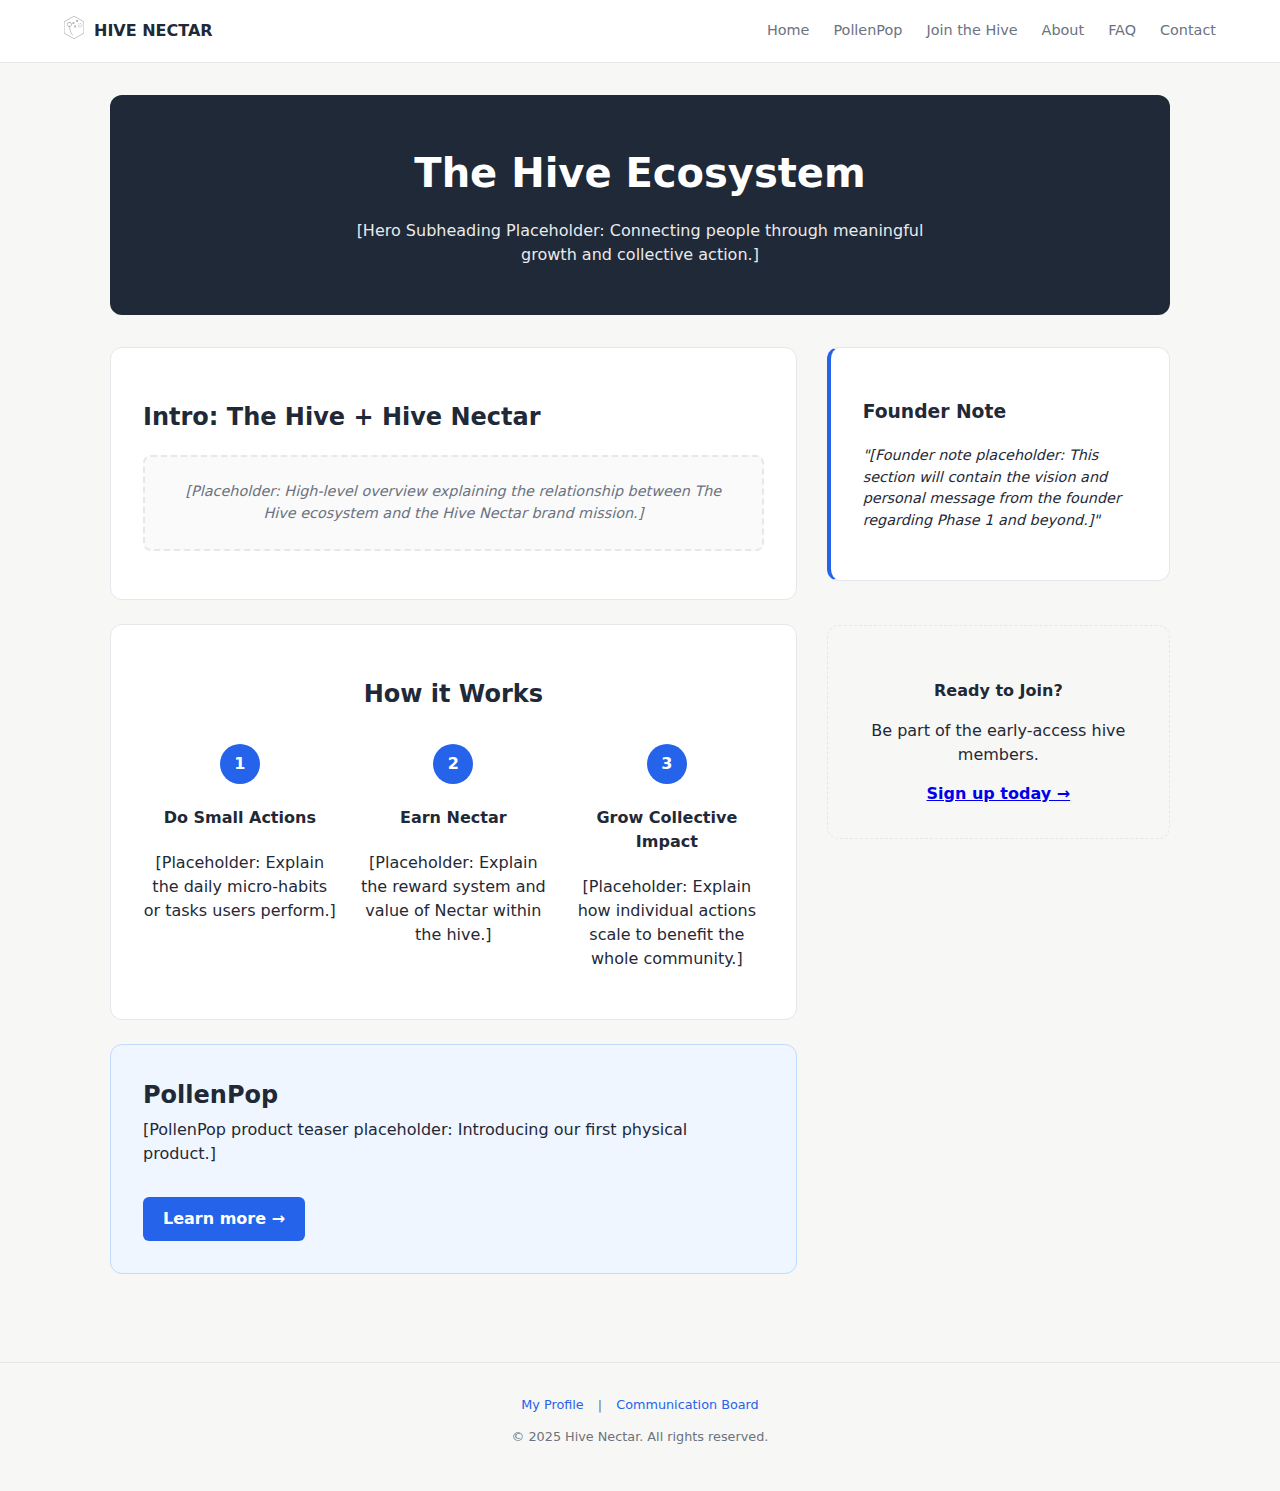
<file: index.html>
<!doctype html>
<html lang="en">
<head>
  <meta charset="utf-8" />
  <meta name="viewport" content="width=device-width,initial-scale=1" />
  <title>Hive Nectar | Home</title>
  <link rel="stylesheet" href="style.css" />
  <link rel="stylesheet" href="https://cdnjs.cloudflare.com/ajax/libs/font-awesome/6.5.1/css/all.min.css" />
</head>
<body>

 <header class="header">
  <div class="logo-area">
    <div class="brandmark"><img src="logo.svg" alt="" style="width:20px;"></div>
    <span class="brand-title">HIVE NECTAR</span>
  </div>
  <button class="menu-toggle" id="menuToggle" aria-label="Toggle Menu">
    <i class="fas fa-bars"></i>
  </button>
  <nav class="nav-links" id="navLinks">
    <a href="index.html">Home</a>
    <a href="pollenpop.html">PollenPop</a>
    <a href="join.html">Join the Hive</a>
    <a href="about.html">About</a>
    <a href="faq.html">FAQ</a>
    <a href="contact.html">Contact</a>
  </nav>
</header>

  <main class="wrap">
    <section class="hero-card">
      <h1>The Hive Ecosystem</h1>
      <p style="opacity: 0.9; max-width: 600px; margin: 0 auto;">[Hero Subheading Placeholder: Connecting people through meaningful growth and collective action.]</p>
    </section>

    <div class="grid-main">
      <div class="main-column">
        
        <section class="card">
          <h2 class="section-title">Intro: The Hive + Hive Nectar</h2>
          <div class="placeholder-box">
            [Placeholder: High-level overview explaining the relationship between The Hive ecosystem and the Hive Nectar brand mission.]
          </div>
        </section>

        <section class="card">
          <h2 class="section-title" style="text-align: center; margin-bottom: 2rem;">How it Works</h2>
          <div class="step-grid">
            <div class="step-item">
              <div class="step-num">1</div>
              <h4>Do Small Actions</h4>
              <p class="tiny">[Placeholder: Explain the daily micro-habits or tasks users perform.]</p>
            </div>
            <div class="step-item">
              <div class="step-num">2</div>
              <h4>Earn Nectar</h4>
              <p class="tiny">[Placeholder: Explain the reward system and value of Nectar within the hive.]</p>
            </div>
            <div class="step-item">
              <div class="step-num">3</div>
              <h4>Grow Collective Impact</h4>
              <p class="tiny">[Placeholder: Explain how individual actions scale to benefit the whole community.]</p>
            </div>
          </div>
        </section>

        <section class="card highlight-card">
          <div style="display: flex; justify-content: space-between; align-items: center; flex-wrap: wrap; gap: 15px;">
            <div>
              <h2 class="section-title" style="margin: 0;">PollenPop</h2>
              <p class="placeholder-text" style="margin-top: 5px;">[PollenPop product teaser placeholder: Introducing our first physical product.]</p>
            </div>
            <a href="pollenpop.html" class="btn" style="width: auto; padding: 10px 20px; text-decoration: none;">Learn more →</a>
          </div>
        </section>
      </div>

      <aside class="side-column">
        <section class="card" style="border-left: 4px solid var(--cta);">
          <h3 class="section-title">Founder Note</h3>
          <div class="placeholder-box" style="background: none; border: none; padding: 0; text-align: left;">
            <p style="font-style: italic; color: var(--fg);">"[Founder note placeholder: This section will contain the vision and personal message from the founder regarding Phase 1 and beyond.]"</p>
          </div>
        </section>

        <section class="card" style="background: var(--bg); border: 1px dashed var(--border); text-align: center;">
          <h4 style="margin-bottom: 10px;">Ready to Join?</h4>
          <p class="tiny" style="margin-bottom: 15px;">Be part of the early-access hive members.</p>
          <a href="join.html" class="text-link" style="font-weight: 700;">Sign up today →</a>
        </section>
      </aside>
    </div>
  </main>

 <footer class="footer">
  <div class="footer-links">
    <a href="profile.html">My Profile</a>
    <span>|</span>
    <a href="board.html">Communication Board</a>
  </div>
  <p>&copy; 2025 Hive Nectar. All rights reserved.</p>
</footer>

  <script src="app.js"></script>
</body>
</html>
</file>
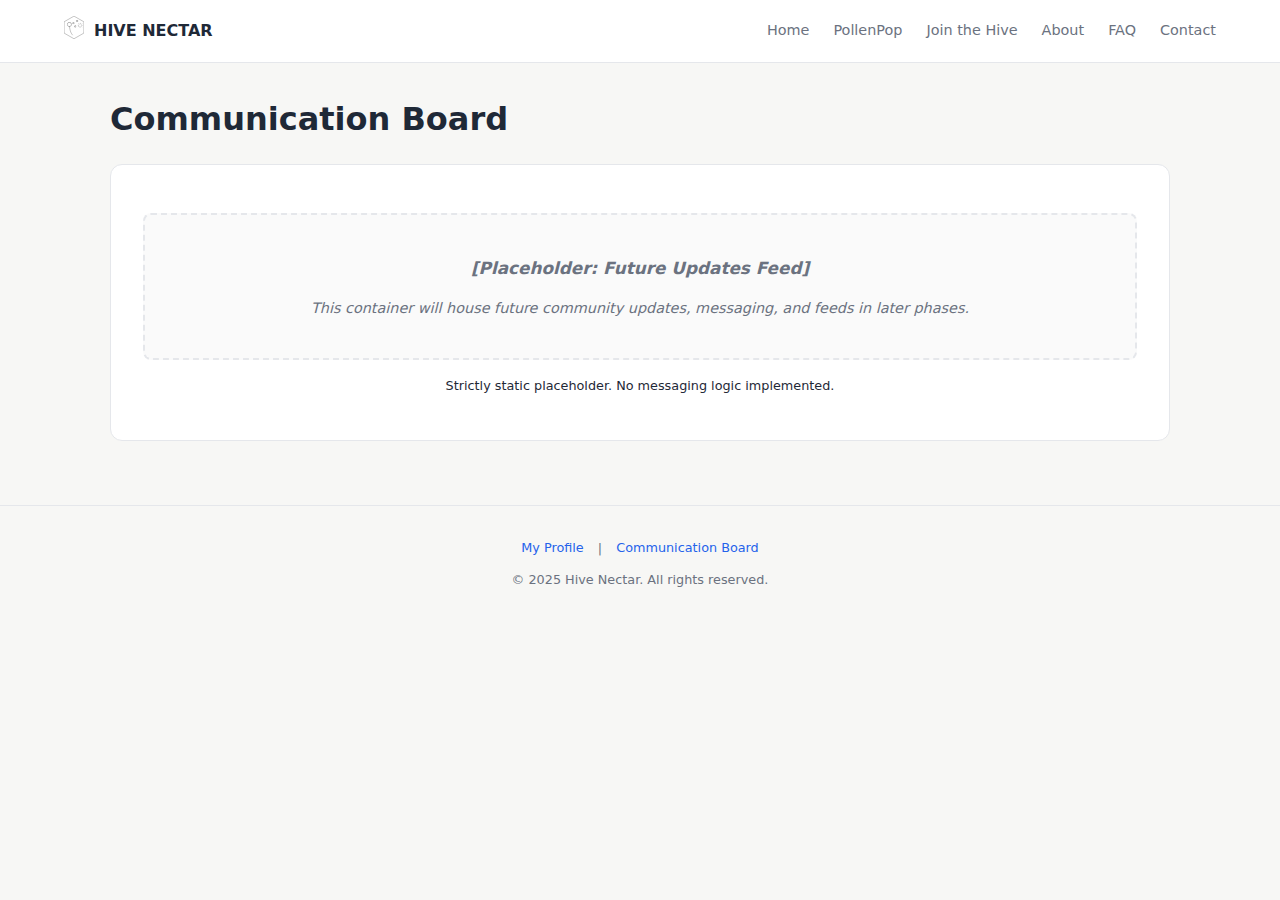
<file: board.html>
<!doctype html>
<html lang="en">
<head>
  <meta charset="utf-8" />
  <meta name="viewport" content="width=device-width,initial-scale=1" />
  <title>Communication Board | Hive Nectar</title>
  <link rel="stylesheet" href="style.css" />
</head>
<body>
  <header class="header">
  <div class="logo-area">
    <div class="brandmark"><img src="logo.svg" alt="" style="width:20px;"></div>
    <span class="brand-title">HIVE NECTAR</span>
  </div>
  <button class="menu-toggle" id="menuToggle" aria-label="Toggle Menu">
    <i class="fas fa-bars"></i>
  </button>
  <nav class="nav-links" id="navLinks">
    <a href="index.html">Home</a>
    <a href="pollenpop.html">PollenPop</a>
    <a href="join.html">Join the Hive</a>
    <a href="about.html">About</a>
    <a href="faq.html">FAQ</a>
    <a href="contact.html">Contact</a>
  </nav>
</header>

  <main class="wrap">
    <h1>Communication Board</h1>
    <div class="card">
      <div class="placeholder-box">
        <i class="fas fa-bullhorn" style="font-size: 2rem; color: var(--cta);"></i>
        <h3>[Placeholder: Future Updates Feed]</h3>
        <p>This container will house future community updates, messaging, and feeds in later phases.</p>
      </div>
      <p class="muted" style="text-align: center; font-size: 0.8rem;">Strictly static placeholder. No messaging logic implemented.</p>
    </div>
  </main>
  <script src="app.js"></script>
</body>

<footer class="footer">
  <div class="footer-links">
    <a href="profile.html">My Profile</a>
    <span>|</span>
    <a href="board.html">Communication Board</a>
  </div>
  <p>&copy; 2025 Hive Nectar. All rights reserved.</p>
</footer>

</html>
</file>
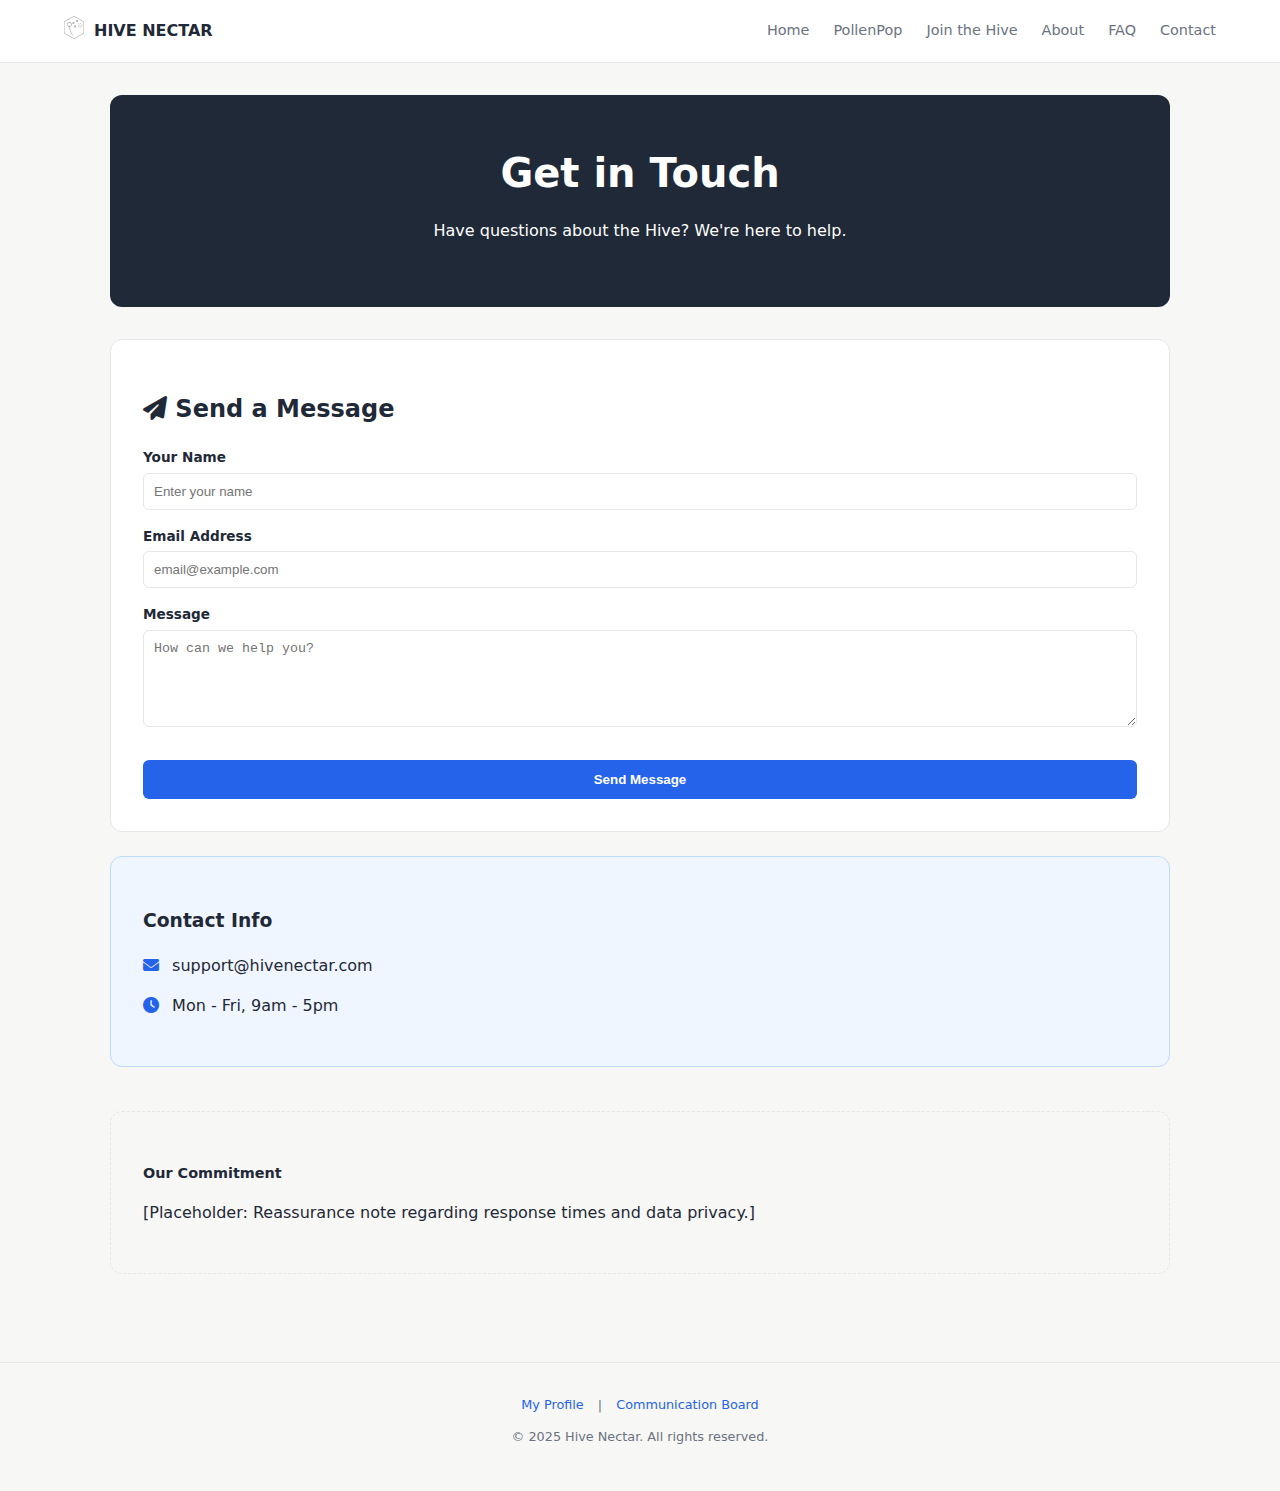
<file: contact.html>
<!doctype html>
<html lang="en">
<head>
  <meta charset="utf-8" />
  <meta name="viewport" content="width=device-width,initial-scale=1" />
  <title>Contact Us | Hive Nectar</title>
  <link rel="stylesheet" href="style.css" />
  <link rel="stylesheet" href="https://cdnjs.cloudflare.com/ajax/libs/font-awesome/6.5.1/css/all.min.css" />
</head>
<body>
<header class="header">
  <div class="logo-area">
    <div class="brandmark"><img src="logo.svg" alt="" style="width:20px;"></div>
    <span class="brand-title">HIVE NECTAR</span>
  </div>
  <button class="menu-toggle" id="menuToggle" aria-label="Toggle Menu">
    <i class="fas fa-bars"></i>
  </button>
  <nav class="nav-links" id="navLinks">
    <a href="index.html">Home</a>
    <a href="pollenpop.html">PollenPop</a>
    <a href="join.html">Join the Hive</a>
    <a href="about.html">About</a>
    <a href="faq.html">FAQ</a>
    <a href="contact.html">Contact</a>
  </nav>
</header>

  <main class="wrap">
    <section class="hero-card">
      <h1>Get in Touch</h1>
      <p class="hero-subtext">Have questions about the Hive? We're here to help.</p>
    </section>

    <div class="grid-container">
      <div class="main-column">
        <section class="card">
          <h2 class="section-title"><i class="fas fa-paper-plane"></i> Send a Message</h2>
          <form id="contactForm">
            <div class="form-group">
                <label>Your Name</label>
                <input type="text" name="name" placeholder="Enter your name" required>
            </div>
            <div class="form-group">
                <label>Email Address</label>
                <input type="email" name="email" placeholder="email@example.com" required>
            </div>
            <div class="form-group">
                <label>Message</label>
                <textarea name="message" placeholder="How can we help you?" rows="5" required></textarea>
            </div>
            <button type="submit" class="btn" style="width: 100%; margin-top: 10px;">Send Message</button>
          </form>

          <div id="contactFormFeedback" class="hide" style="margin-top: 20px;">
            <div class="card" style="background: #f0fff4; border-color: var(--success); text-align: center;">
                <i class="fas fa-check-circle" style="color: var(--success); font-size: 2rem; margin-bottom: 10px;"></i>
                <h4 style="color: var(--success);">Message Sent!</h4>
                <p class="tiny">Thank you! Your inquiry has been saved locally. We'll get back to you soon.</p>
            </div>
          </div>
        </section>
      </div>

      <aside class="side-column">
        <section class="card highlight-card">
          <h3 class="section-title">Contact Info</h3>
          <p class="tiny" style="margin-bottom: 10px;">
            <i class="fas fa-envelope" style="margin-right: 8px; color: var(--cta);"></i> support@hivenectar.com
          </p>
          <p class="tiny">
            <i class="fas fa-clock" style="margin-right: 8px; color: var(--cta);"></i> Mon - Fri, 9am - 5pm
          </p>
        </section>

        <section class="card" style="background: var(--bg); border: 1px dashed var(--border);">
          <h4 style="font-size: 0.9rem; margin-bottom: 10px;">Our Commitment</h4>
          <p class="tiny" style="line-height: 1.5;">
            [Placeholder: Reassurance note regarding response times and data privacy.]
          </p>
        </section>
      </aside>
    </div>
  </main>

<footer class="footer">
  <div class="footer-links">
    <a href="profile.html">My Profile</a>
    <span>|</span>
    <a href="board.html">Communication Board</a>
  </div>
  <p>&copy; 2025 Hive Nectar. All rights reserved.</p>
</footer>

  <script src="app.js"></script>
</body>
</html>
</file>
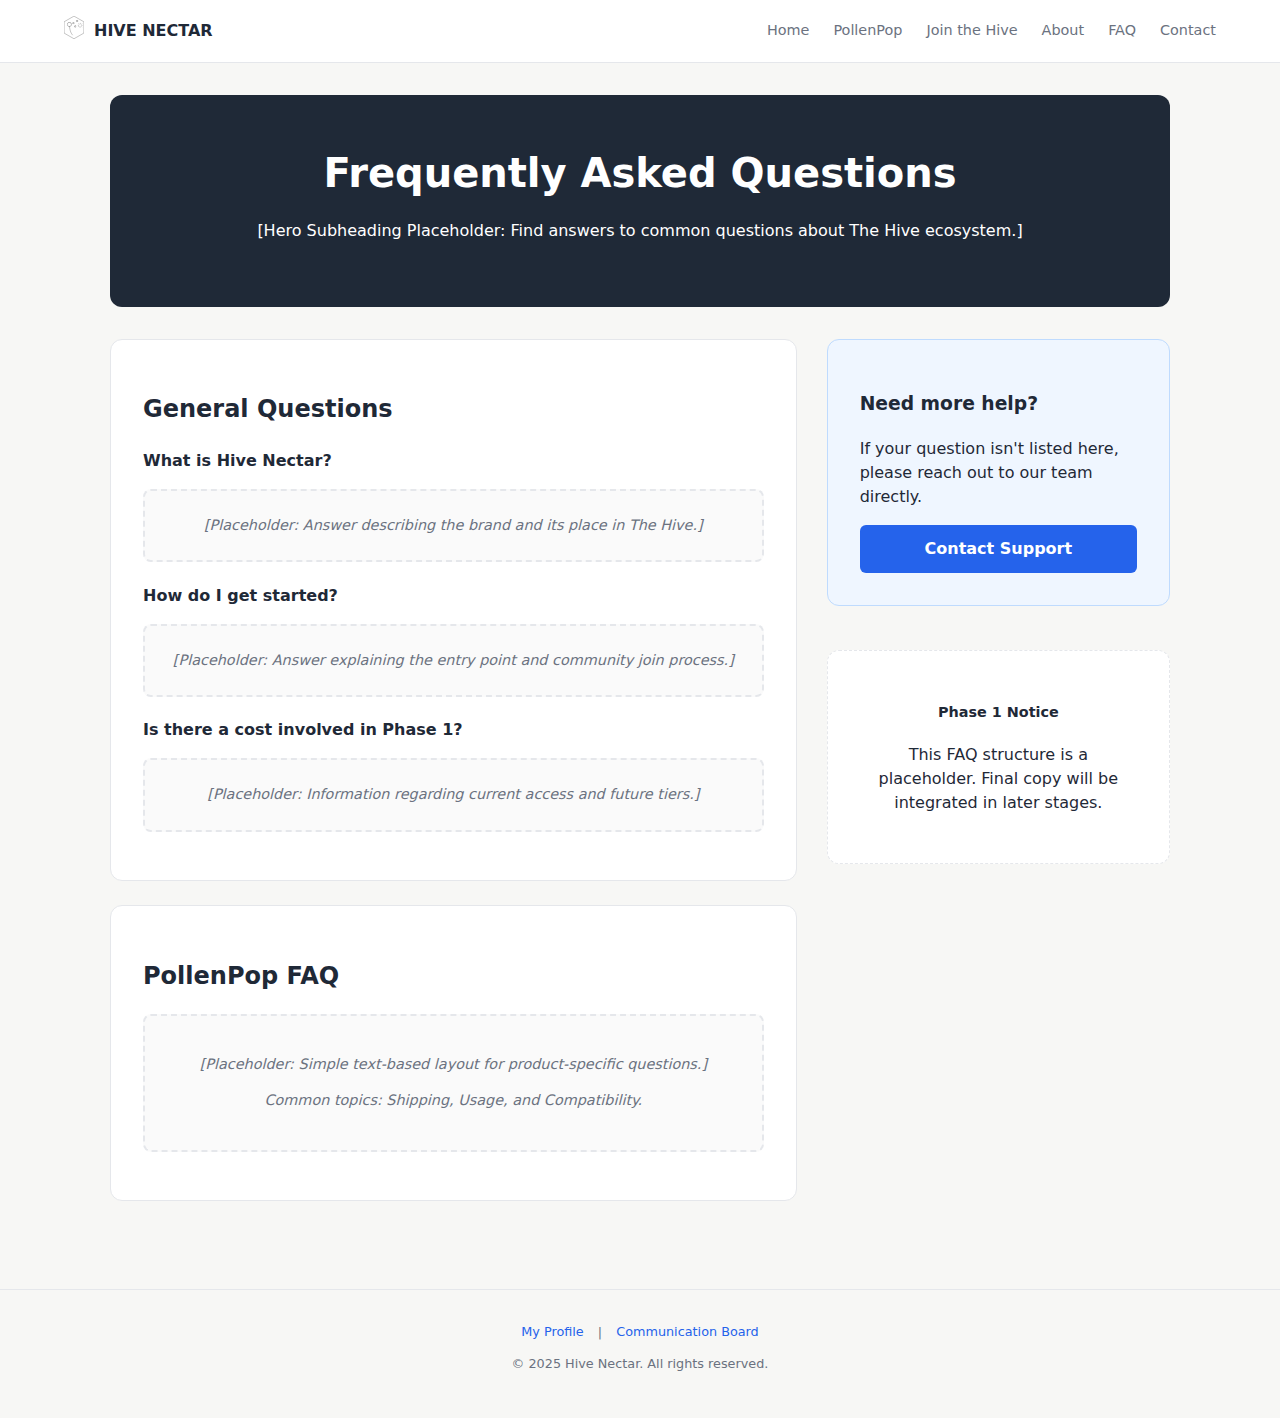
<file: faq.html>
<!doctype html>
<html lang="en">
<head>
  <meta charset="utf-8" />
  <meta name="viewport" content="width=device-width,initial-scale=1" />
  <title>FAQ | Hive Nectar</title>
  <link rel="stylesheet" href="style.css" />
  <link rel="stylesheet" href="https://cdnjs.cloudflare.com/ajax/libs/font-awesome/6.5.1/css/all.min.css" />
</head>
<body>
<header class="header">
  <div class="logo-area">
    <div class="brandmark"><img src="logo.svg" alt="" style="width:20px;"></div>
    <span class="brand-title">HIVE NECTAR</span>
  </div>
  <button class="menu-toggle" id="menuToggle" aria-label="Toggle Menu">
    <i class="fas fa-bars"></i>
  </button>
  <nav class="nav-links" id="navLinks">
    <a href="index.html">Home</a>
    <a href="pollenpop.html">PollenPop</a>
    <a href="join.html">Join the Hive</a>
    <a href="about.html">About</a>
    <a href="faq.html">FAQ</a>
    <a href="contact.html">Contact</a>
  </nav>
</header>

  <main class="wrap">
    <section class="hero-card">
      <h1>Frequently Asked Questions</h1>
      <p>[Hero Subheading Placeholder: Find answers to common questions about The Hive ecosystem.]</p>
    </section>

    <div class="grid-main">
      <div class="main-column">
        
        <section class="card">
          <h2 class="section-title">General Questions</h2>
          
          <div class="faq-item">
            <h4 style="margin-bottom: 5px;">What is Hive Nectar?</h4>
            <div class="placeholder-box">[Placeholder: Answer describing the brand and its place in The Hive.]</div>
          </div>

          <div class="faq-item" style="margin-top: 20px;">
            <h4 style="margin-bottom: 5px;">How do I get started?</h4>
            <div class="placeholder-box">[Placeholder: Answer explaining the entry point and community join process.]</div>
          </div>

          <div class="faq-item" style="margin-top: 20px;">
            <h4 style="margin-bottom: 5px;">Is there a cost involved in Phase 1?</h4>
            <div class="placeholder-box">[Placeholder: Information regarding current access and future tiers.]</div>
          </div>
        </section>

        <section class="card">
          <h2 class="section-title">PollenPop FAQ</h2>
          <div class="placeholder-box">
            <p>[Placeholder: Simple text-based layout for product-specific questions.]</p>
            <p class="tiny">Common topics: Shipping, Usage, and Compatibility.</p>
          </div>
        </section>

      </div>

      <aside class="side-column">
        <section class="card highlight-card">
          <h3 class="section-title">Need more help?</h3>
          <p class="tiny">If your question isn't listed here, please reach out to our team directly.</p>
          <a href="contact.html" class="btn" style="display: block; text-align: center; text-decoration: none; margin-top: 15px;">Contact Support</a>
        </section>

        <section class="card" style="border: 1px dashed var(--border); text-align: center;">
          <h4 style="font-size: 0.9rem;">Phase 1 Notice</h4>
          <p class="tiny">This FAQ structure is a placeholder. Final copy will be integrated in later stages.</p>
        </section>
      </aside>
    </div>
  </main>

<footer class="footer">
  <div class="footer-links">
    <a href="profile.html">My Profile</a>
    <span>|</span>
    <a href="board.html">Communication Board</a>
  </div>
  <p>&copy; 2025 Hive Nectar. All rights reserved.</p>
</footer>

  <script src="app.js"></script>
</body>
</html>
</file>
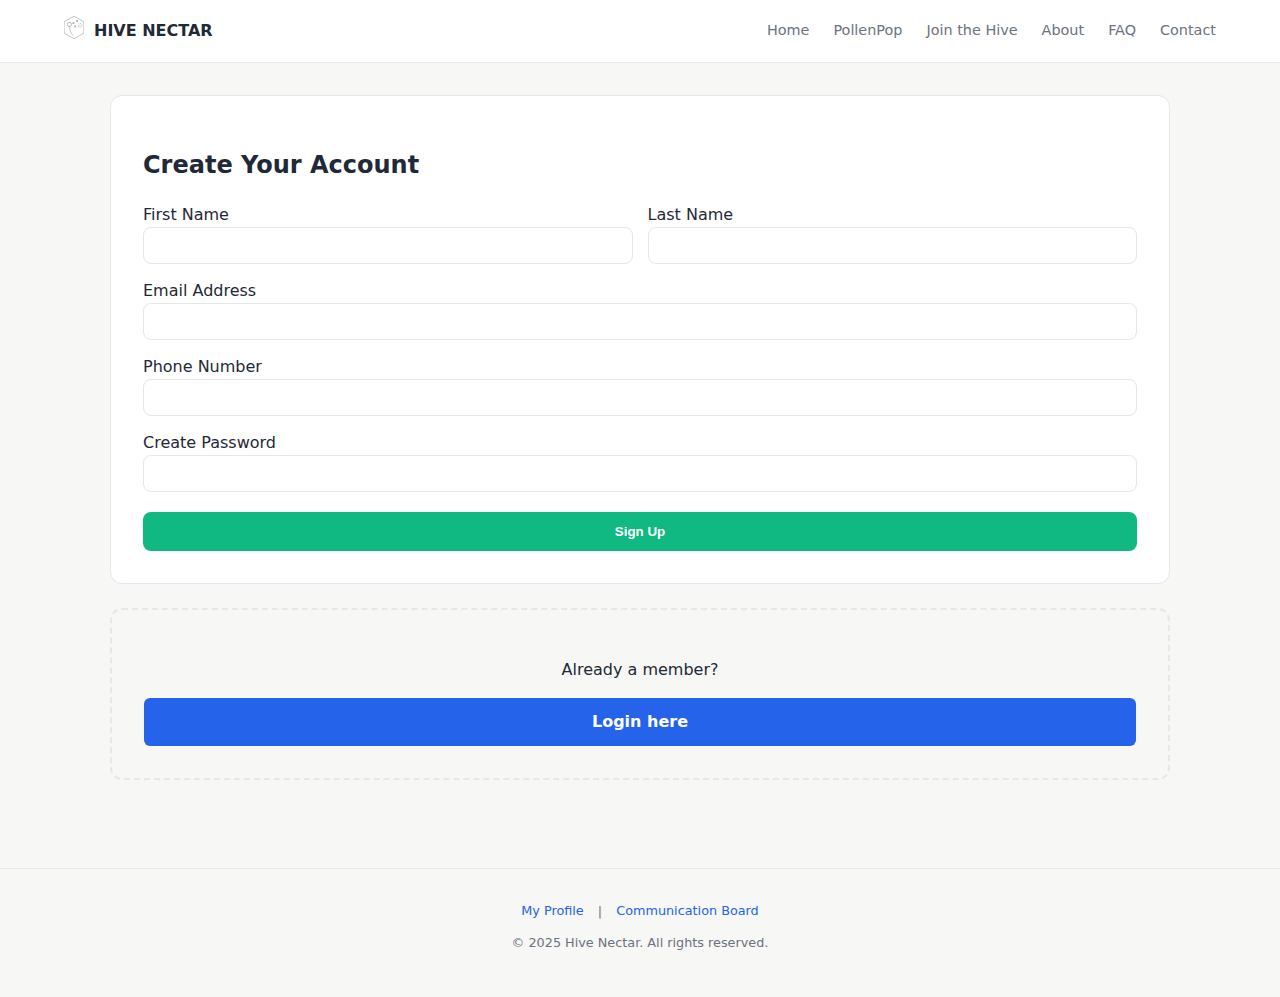
<file: join.html>
<!doctype html>
<html lang="en">
<head>
  <meta charset="utf-8" />
  <meta name="viewport" content="width=device-width,initial-scale=1" />
  <title>Join the Hive | Hive Nectar</title>
  <link rel="stylesheet" href="style.css" />
  <link rel="stylesheet" href="https://cdnjs.cloudflare.com/ajax/libs/font-awesome/6.5.1/css/all.min.css" />
</head>
<body>

 <header class="header">
  <div class="logo-area">
    <div class="brandmark"><img src="logo.svg" alt="" style="width:20px;"></div>
    <span class="brand-title">HIVE NECTAR</span>
  </div>
  <button class="menu-toggle" id="menuToggle" aria-label="Toggle Menu">
    <i class="fas fa-bars"></i>
  </button>
  <nav class="nav-links" id="navLinks">
    <a href="index.html">Home</a>
    <a href="pollenpop.html">PollenPop</a>
    <a href="join.html">Join the Hive</a>
    <a href="about.html">About</a>
    <a href="faq.html">FAQ</a>
    <a href="contact.html">Contact</a>
  </nav>
</header>
  <main class="wrap">
    <div class="grid-container">
      <div class="main-content">
        <section class="card">
          <h2 class="section-title">Create Your Account</h2>
          
          <form id="signupForm">
            <div style="display: grid; grid-template-columns: 1fr 1fr; gap: 15px; margin-bottom: 15px;">
                <div>
                    <label class="tiny">First Name</label>
                    <input type="text" id="signupFirst" required style="width:100%; padding:10px; border:1px solid var(--border); border-radius:8px;">
                </div>
                <div>
                    <label class="tiny">Last Name</label>
                    <input type="text" id="signupLast" required style="width:100%; padding:10px; border:1px solid var(--border); border-radius:8px;">
                </div>
            </div>

            <div style="margin-bottom: 15px;">
                <label class="tiny">Email Address</label>
                <input type="email" id="signupEmail" required style="width:100%; padding:10px; border:1px solid var(--border); border-radius:8px;">
            </div>

            <div style="margin-bottom: 15px;">
                <label class="tiny">Phone Number</label>
                <input type="tel" id="signupPhone" required style="width:100%; padding:10px; border:1px solid var(--border); border-radius:8px;">
            </div>

            <div style="margin-bottom: 20px;">
                <label class="tiny">Create Password</label>
                <input type="password" id="signupPass" required style="width:100%; padding:10px; border:1px solid var(--border); border-radius:8px;">
            </div>

            <button type="submit" class="btn" style="width:100%; background: var(--success); color:white; border:none; padding:12px; cursor:pointer; border-radius:8px;">Sign Up</button>
          </form>

          <div id="signupFeedback" class="hide" style="text-align: center; padding: 20px;">
              <i class="fas fa-check-circle" style="font-size: 3rem; color: var(--success); margin-bottom: 15px;"></i>
              <h4>Welcome to the Hive!</h4>
              <p class="tiny">Your account has been created. You can now log in.</p>
              <a href="login.html" class="btn" style="display:inline-block; margin-top:15px; background: var(--cta); color:white; text-decoration:none;">Go to Login</a>
          </div>
        </section>
      </div>

      <aside class="side-column">
        <section class="card" style="background: var(--bg); border: 2px dashed var(--border); text-align: center;">
            <p class="tiny">Already a member?</p>
            <a href="login.html" class="btn" style="background: var(--cta); color: white; margin-top: 10px; display: block; text-decoration: none;">Login here</a>
        </section>
      </aside>
    </div>
  </main>

 <footer class="footer">
  <div class="footer-links">
    <a href="profile.html">My Profile</a>
    <span>|</span>
    <a href="board.html">Communication Board</a>
  </div>
  <p>&copy; 2025 Hive Nectar. All rights reserved.</p>
</footer>

  <script src="app.js"></script>
</body>
</html>
</file>
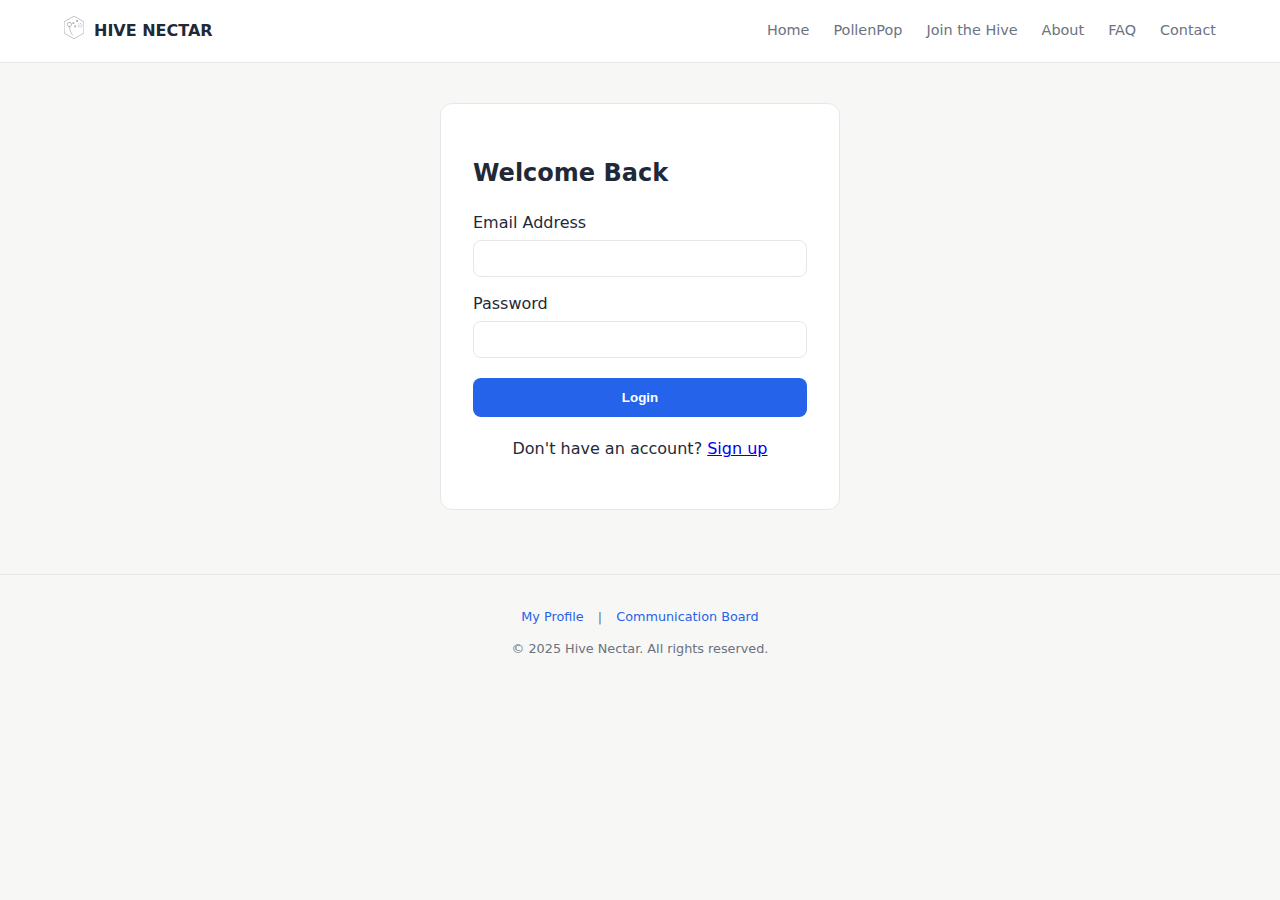
<file: login.html>
<!doctype html>
<html lang="en">
<head>
  <meta charset="utf-8" />
  <meta name="viewport" content="width=device-width,initial-scale=1" />
  <title>Login | Hive Nectar</title>
  <link rel="stylesheet" href="style.css" />
  <link rel="stylesheet" href="https://cdnjs.cloudflare.com/ajax/libs/font-awesome/6.5.1/css/all.min.css" />
</head>
<body>

  <header class="header">
  <div class="logo-area">
    <div class="brandmark"><img src="logo.svg" alt="" style="width:20px;"></div>
    <span class="brand-title">HIVE NECTAR</span>
  </div>
  <button class="menu-toggle" id="menuToggle" aria-label="Toggle Menu">
    <i class="fas fa-bars"></i>
  </button>
  <nav class="nav-links" id="navLinks">
    <a href="index.html">Home</a>
    <a href="pollenpop.html">PollenPop</a>
    <a href="join.html">Join the Hive</a>
    <a href="about.html">About</a>
    <a href="faq.html">FAQ</a>
    <a href="contact.html">Contact</a>
  </nav>
</header>

  <main class="wrap">
    <div style="max-width: 400px; margin: 40px auto;">
        <section class="card">
          <h2 class="section-title">Welcome Back</h2>
          <form id="loginForm">
            <div style="margin-bottom: 15px;">
              <label class="tiny" style="display:block; margin-bottom:5px;">Email Address</label>
              <input type="email" name="email" id="loginEmail" required style="width:100%; padding:10px; border:1px solid var(--border); border-radius:8px;">
            </div>
            <div style="margin-bottom: 20px;">
              <label class="tiny" style="display:block; margin-bottom:5px;">Password</label>
              <input type="password" name="password" id="loginPassword" required style="width:100%; padding:10px; border:1px solid var(--border); border-radius:8px;">
            </div>
            
            <p id="loginError" class="tiny" style="color: #ef4444; margin-bottom: 15px; display: none;"></p>

            <button type="submit" class="btn" style="width:100%; background: var(--cta); color:white; border:none; padding:12px; cursor:pointer; border-radius:8px;">Login</button>
          </form>
          <p class="tiny" style="margin-top: 20px; text-align: center;">
            Don't have an account? <a href="join.html" class="text-link">Sign up</a>
          </p>
        </section>
    </div>
  </main>

  <footer class="footer">
  <div class="footer-links">
    <a href="profile.html">My Profile</a>
    <span>|</span>
    <a href="board.html">Communication Board</a>
  </div>
  <p>&copy; 2025 Hive Nectar. All rights reserved.</p>
</footer>

  <script src="app.js"></script>
</body>
</html>
</file>
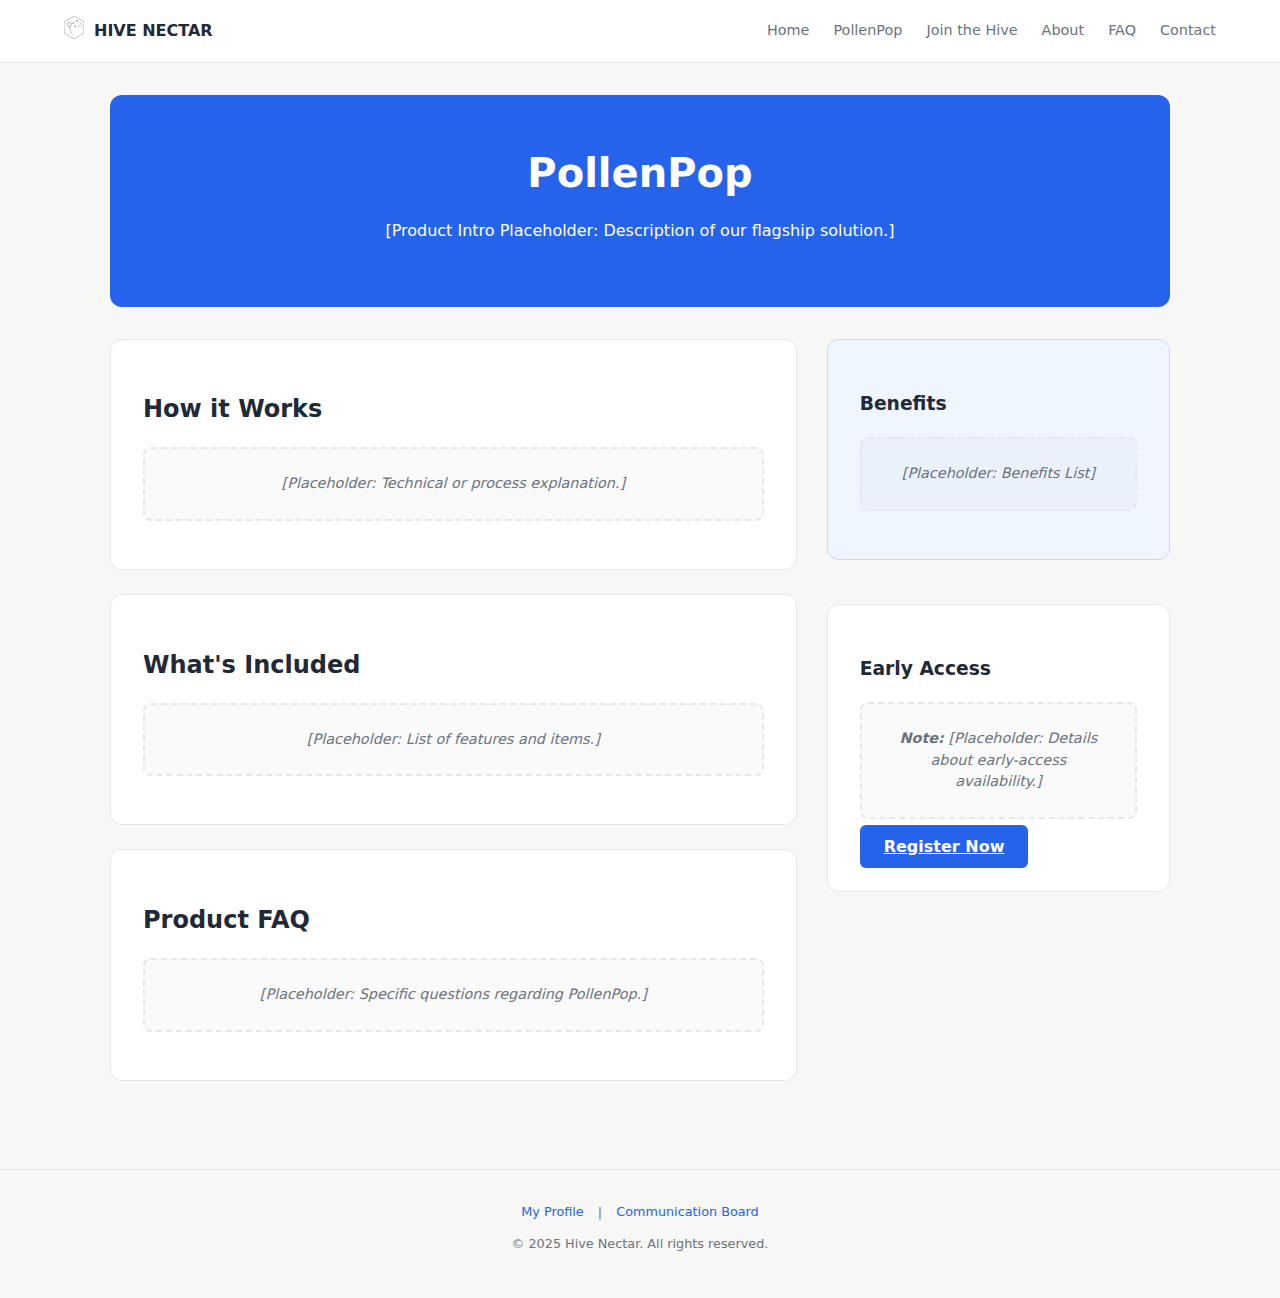
<file: pollenpop.html>
<!doctype html>
<html lang="en">
<head>
  <meta charset="utf-8" />
  <meta name="viewport" content="width=device-width,initial-scale=1" />
  <title>PollenPop | Hive Nectar</title>
  <link rel="stylesheet" href="style.css" />
  <link rel="stylesheet" href="https://cdnjs.cloudflare.com/ajax/libs/font-awesome/6.5.1/css/all.min.css" />
</head>
<body>
 <header class="header">
  <div class="logo-area">
    <div class="brandmark"><img src="logo.svg" alt="" style="width:20px;"></div>
    <span class="brand-title">HIVE NECTAR</span>
  </div>
  <button class="menu-toggle" id="menuToggle" aria-label="Toggle Menu">
    <i class="fas fa-bars"></i>
  </button>
  <nav class="nav-links" id="navLinks">
    <a href="index.html">Home</a>
    <a href="pollenpop.html">PollenPop</a>
    <a href="join.html">Join the Hive</a>
    <a href="about.html">About</a>
    <a href="faq.html">FAQ</a>
    <a href="contact.html">Contact</a>
  </nav>
</header>

  <main class="wrap">
    <section class="hero-card" style="background: var(--cta);">
      <h1>PollenPop</h1>
      <p>[Product Intro Placeholder: Description of our flagship solution.]</p>
    </section>

    <div class="grid-main">
      <div class="main-column">
        <section class="card">
          <h2>How it Works</h2>
          <div class="placeholder-box">[Placeholder: Technical or process explanation.]</div>
        </section>

        <section class="card">
          <h2>What's Included</h2>
          <div class="placeholder-box">[Placeholder: List of features and items.]</div>
        </section>

        <section class="card">
          <h2>Product FAQ</h2>
          <div class="placeholder-box">[Placeholder: Specific questions regarding PollenPop.]</div>
        </section>
      </div>

      <aside class="side-column">
        <section class="card highlight-card">
          <h3>Benefits</h3>
          <div class="placeholder-box">[Placeholder: Benefits List]</div>
        </section>

        <section class="card">
          <h3>Early Access</h3>
          <p class="placeholder-box"><strong>Note:</strong> [Placeholder: Details about early-access availability.]</p>
          <a href="join.html" class="btn">Register Now</a>
        </section>
      </aside>
    </div>
  </main>

  <footer class="footer">
  <div class="footer-links">
    <a href="profile.html">My Profile</a>
    <span>|</span>
    <a href="board.html">Communication Board</a>
  </div>
  <p>&copy; 2025 Hive Nectar. All rights reserved.</p>
</footer>

  <script src="app.js"></script>
</body>
</html>
</file>
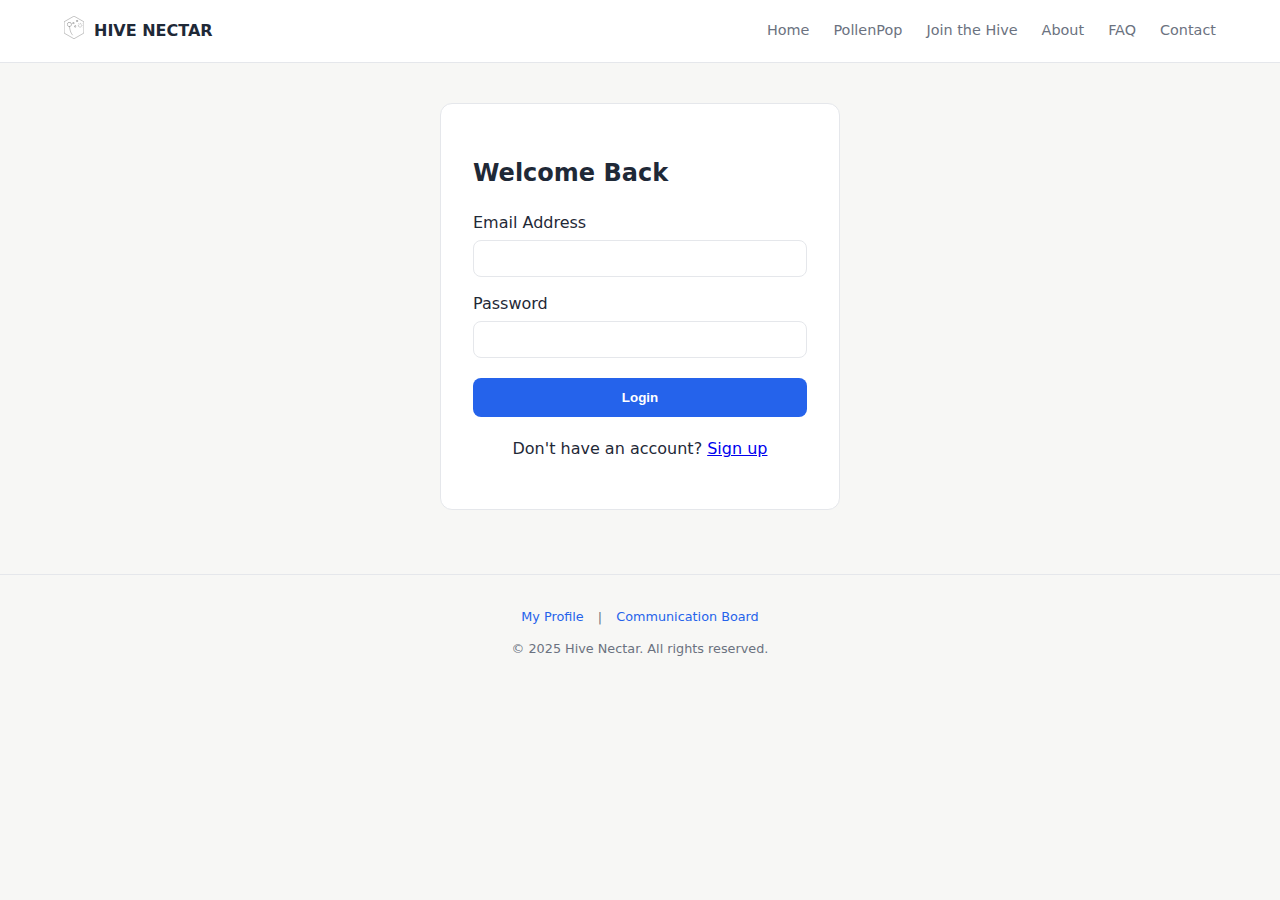
<file: profile.html>
<!doctype html>
<html lang="en">
<head>
  <meta charset="utf-8" />
  <meta name="viewport" content="width=device-width,initial-scale=1" />
  <title>My Profile | Hive Nectar</title>
  <link rel="stylesheet" href="style.css" />
  <link rel="stylesheet" href="https://cdnjs.cloudflare.com/ajax/libs/font-awesome/6.5.1/css/all.min.css" />
</head>
<body>

  <header class="header">
  <div class="logo-area">
    <div class="brandmark"><img src="logo.svg" alt="" style="width:20px;"></div>
    <span class="brand-title">HIVE NECTAR</span>
  </div>
  <button class="menu-toggle" id="menuToggle" aria-label="Toggle Menu">
    <i class="fas fa-bars"></i>
  </button>
  <nav class="nav-links" id="navLinks">
    <a href="index.html">Home</a>
    <a href="pollenpop.html">PollenPop</a>
    <a href="join.html">Join the Hive</a>
    <a href="about.html">About</a>
    <a href="faq.html">FAQ</a>
    <a href="contact.html">Contact</a>
  </nav>
</header>

  <main class="wrap">
    <div class="grid-container">
      
      <aside class="side-column">
        <section class="card profile-card-compact">
          <div class="profile-avatar">
            <img src="https://api.dicebear.com/9.x/fun-emoji/svg?seed=Felix" alt="Avatar">
          </div>
          <h2 id="userNameDisplay">Busy Bee</h2>
          <p class="tiny muted">bee@hivenectar.com</p>
          <a href="index.html" class="btn logout-btn-small">Logout</a>
        </section>

        <section class="card">
          <h3 class="tiny-title">Stats</h3>
          <div class="stat-row">
            <div class="stat-icon"><i class="fas fa-thin fa-honey-pot" style="color:#f59e0b"></i></div>
            <div class="stat-content">
              <span class="tiny muted">Points Earned</span>
              <p><strong>1,250</strong> <span class="tiny">pts</span></p>
            </div>
          </div>
          <div class="stat-row">
            <div class="stat-icon"><i class="fas fa-check-double" style="color:var(--success)"></i></div>
            <div class="stat-content">
              <span class="tiny muted">Tasks Completed</span>
              <p><strong>45</strong></p>
            </div>
          </div>
        </section>

        <section class="card quote-card">
            <h3 class="tiny-title">Daily Motivation</h3>
            <p class="tiny italic">"The journey of a thousand miles begins with a single step. Keep going!"</p>
        </section>
      </aside>

      <div class="main-content">
        
        <section class="card">
          <div class="section-header">
            <h3 class="section-title">Daily Hive Habits</h3>
            <div class="filter-pills">
                <span class="pill active">This Week</span>
                <span class="pill">Today</span>
            </div>
          </div>

          <div class="habit-cards-row">
            <div class="habit-mini-card">
                <h4>Monday</h4>
                <p class="tiny"><i class="fas fa-droplet"></i> Water intake</p>
                <div class="progress-bar-small"><div class="fill" style="width: 70%;"></div></div>
            </div>
            <div class="habit-mini-card">
                <h4>Tuesday</h4>
                <p class="tiny"><i class="fas fa-dumbbell"></i> 30 Min Exercise</p>
                <div class="progress-bar-small"><div class="fill" style="width: 40%;"></div></div>
            </div>
            <div class="habit-mini-card muted-card">
                <h4>Wednesday</h4>
                <p class="tiny">Read 10 Pages</p>
                <div class="progress-bar-small"><div class="fill" style="width: 0%;"></div></div>
            </div>
          </div>
        </section>

        <div class="dashboard-inner-grid">
            <section class="card">
                <h3 class="section-title"><i class="fas fa-chart-line"></i> Weekly Progress</h3>
                <div class="progress-item">
                    <span class="tiny">This Week</span>
                    <div class="progress-bar-large"><div class="fill" style="width: 65%;"></div></div>
                </div>
                <div class="progress-item">
                    <span class="tiny">Month (30%)</span>
                    <div class="progress-bar-large"><div class="fill" style="width: 30%;"></div></div>
                </div>
            </section>

            <section class="card">
                <h3 class="section-title"><i class="fas fa-bolt"></i> Quick Actions</h3>
                <div class="action-chips">
                    <span class="chip"><i class="fas fa-bed"></i> 6-7 Hr Sleep</span>
                    <span class="chip"><i class="fas fa-utensils"></i> Eat Healthy</span>
                    <span class="chip"><i class="fas fa-book"></i> Read</span>
                </div>
            </section>
        </div>

        <section class="card icon-toolbar">
            <div class="tool-item">
                <div class="tool-icon"><i class="fas fa-utensils"></i></div>
                <span class="tiny">Log Food</span>
            </div>
            <div class="tool-item">
                <div class="tool-icon"><i class="fas fa-tasks"></i></div>
                <span class="tiny">New Task</span>
            </div>
            <div class="tool-item">
                <div class="tool-icon active"><i class="fas fa-pen"></i></div>
                <span class="tiny">Journal</span>
            </div>
            <div class="tool-item">
                <div class="tool-icon"><i class="fas fa-users"></i></div>
                <span class="tiny">Connect</span>
            </div>
        </section>

      </div> </div>
  </main>

 <footer class="footer">
  <div class="footer-links">
    <a href="profile.html">My Profile</a>
    <span>|</span>
    <a href="board.html">Communication Board</a>
  </div>
  <p>&copy; 2025 Hive Nectar. All rights reserved.</p>
</footer>

  <script src="app.js"></script>
</body>
</html>
</file>
<file: style.css>
:root {
  --bg: #f7f7f5;
  --fg: #1f2937;
  --muted: #6b7280;
  --cta: #2563eb;
  --card: #ffffff;
  --border: #e5e7eb;
  --success: #10b981;
}

* { box-sizing: border-box; }
body { 
    margin: 0; 
    background: var(--bg); 
    color: var(--fg); 
    font-family: 'Inter', system-ui, -apple-system, sans-serif;
    line-height: 1.5;
}

/* Header & Nav */
.header {
    background: var(--card);
    border-bottom: 1px solid var(--border);
    padding: 1rem 5%;
    display: flex;
    justify-content: space-between;
    align-items: center;
    position: sticky;
    top: 0;
    z-index: 100;
}

.logo-area { display: flex; align-items: center; gap: 10px; font-weight: 800; }
.nav-links { display: flex; gap: 24px; }
.nav-links a { text-decoration: none; color: var(--muted); font-size: 0.9rem; font-weight: 500; transition: 0.2s; }
.nav-links a:hover, .nav-links a.active { color: var(--cta); }

.menu-toggle { display: none; background: none; border: none; font-size: 1.5rem; cursor: pointer; }

/* Layout */
.wrap { max-width: 1100px; margin: 2rem auto; padding: 0 20px; }
.grid-main { display: grid; grid-template-columns: 2fr 1fr; gap: 30px; }

/* Components */
.card { background: var(--card); border: 1px solid var(--border); border-radius: 12px; padding: 2rem; margin-bottom: 1.5rem; }
.hero-card { background: #1f2937; color: white; border-radius: 12px; padding: 3rem 2rem; margin-bottom: 2rem; text-align: center; }
.hero-card h1 { margin: 0 0 1rem 0; font-size: 2.5rem; }
.highlight-card { background: #eff6ff; border-color: #bfdbfe; }

/* Phase 1 Placeholder Utility */
.placeholder-box {
    border: 2px dashed var(--border);
    padding: 1.5rem;
    text-align: center;
    color: var(--muted);
    background: rgba(0,0,0,0.02);
    margin: 1rem 0;
    border-radius: 8px;
    font-style: italic;
    font-size: 0.9rem;
}

/* Steps & Features */
.step-grid { display: grid; grid-template-columns: repeat(3, 1fr); gap: 20px; margin-top: 1.5rem; }
.step-item { text-align: center; }
.step-num { width: 40px; height: 40px; background: var(--cta); color: white; border-radius: 50%; display: flex; align-items: center; justify-content: center; margin: 0 auto 10px; font-weight: bold; }

/* Forms */
.form-group { margin-bottom: 1rem; }
.form-group label { display: block; margin-bottom: 5px; font-size: 0.85rem; font-weight: 600; }
input, textarea { width: 100%; padding: 10px; border: 1px solid var(--border); border-radius: 6px; }
.btn { background: var(--cta); color: white; border: none; padding: 12px 24px; border-radius: 6px; cursor: pointer; font-weight: 600; width: 100%; }
.hide { display: none; }

/* Footer */
.footer { border-top: 1px solid var(--border); padding: 2rem; text-align: center; margin-top: 4rem; color: var(--muted); font-size: 0.8rem; }
.footer-links a { color: var(--cta); text-decoration: none; margin: 0 10px; }

@media (max-width: 768px) {
    .grid-main { grid-template-columns: 1fr; }
    .nav-links { display: none; position: absolute; top: 100%; left: 0; width: 100%; background: white; flex-direction: column; padding: 20px; border-bottom: 1px solid var(--border); }
    .nav-links.active { display: flex; }
    .menu-toggle { display: block; }
    .step-grid { grid-template-columns: 1fr; }
}

/* Dashboard Specific Styles */
.side-column { display: flex; flex-direction: column; gap: 20px; }

.profile-card-compact { text-align: center; padding: 30px 20px; }
.profile-avatar { width: 80px; height: 80px; background: #fef3c7; border-radius: 50%; margin: 0 auto 15px; display: grid; place-items: center; overflow: hidden; border: 3px solid white; box-shadow: 0 4px 10px rgba(0,0,0,0.05); }
.profile-avatar img { width: 60px; }

.logout-btn-small { background: #ef4444; padding: 8px 16px; font-size: 0.8rem; margin-top: 15px; width: 100%; border-radius: 8px; }

.tiny-title { font-size: 0.75rem; text-transform: uppercase; letter-spacing: 1px; color: var(--muted); margin-bottom: 15px; }

.stat-row { display: flex; align-items: center; gap: 15px; margin-bottom: 15px; padding-bottom: 15px; border-bottom: 1px solid var(--border); }
.stat-row:last-child { border-bottom: none; margin-bottom: 0; padding-bottom: 0; }
.stat-icon { width: 40px; height: 40px; background: var(--bg); border-radius: 8px; display: grid; place-items: center; font-size: 1.2rem; }

/* Dashboard Widgets */
.filter-pills { display: flex; gap: 10px; }
.pill { padding: 4px 12px; border-radius: 20px; font-size: 0.75rem; background: var(--border); cursor: pointer; color: var(--muted); }
.pill.active { background: var(--fg); color: white; }

.habit-cards-row { display: grid; grid-template-columns: repeat(auto-fit, minmax(150px, 1fr)); gap: 15px; margin-top: 20px; }
.habit-mini-card { background: white; border: 1px solid var(--border); padding: 15px; border-radius: 12px; }
.habit-mini-card.muted-card { opacity: 0.5; }

.progress-bar-small { width: 100%; height: 6px; background: #eee; border-radius: 10px; margin-top: 10px; overflow: hidden; }
.progress-bar-small .fill { height: 100%; background: #f59e0b; }

.dashboard-inner-grid { display: grid; grid-template-columns: 1fr 1fr; gap: 20px; margin-top: 20px; }

.progress-item { margin-bottom: 15px; }
.progress-bar-large { width: 100%; height: 12px; background: #eee; border-radius: 10px; margin-top: 5px; overflow: hidden; border: 1px solid var(--border); }
.progress-bar-large .fill { height: 100%; background: var(--fg); }

.action-chips { display: flex; flex-wrap: wrap; gap: 8px; }
.chip { padding: 8px 12px; background: #f3f4f6; border-radius: 8px; font-size: 0.8rem; border: 1px solid var(--border); }

/* Icon Toolbar */
.icon-toolbar { display: flex; justify-content: space-around; text-align: center; padding: 20px; }
.tool-icon { width: 50px; height: 50px; background: #f3f4f6; border-radius: 50%; display: grid; place-items: center; margin: 0 auto 8px; border: 1px solid var(--border); cursor: pointer; transition: 0.2s; }
.tool-icon.active { background: #fef3c7; border-color: #f59e0b; color: #f59e0b; }
.tool-icon:hover { transform: translateY(-3px); }

@media (max-width: 600px) {
    .dashboard-inner-grid { grid-template-columns: 1fr; }
}

.team-img {
    width: 100px;
    height: 100px;
    border-radius: 50%;
    background: var(--bg);
    margin-bottom: 15px;
    object-fit: cover;
    border: 2px solid var(--border);
}
</file>
